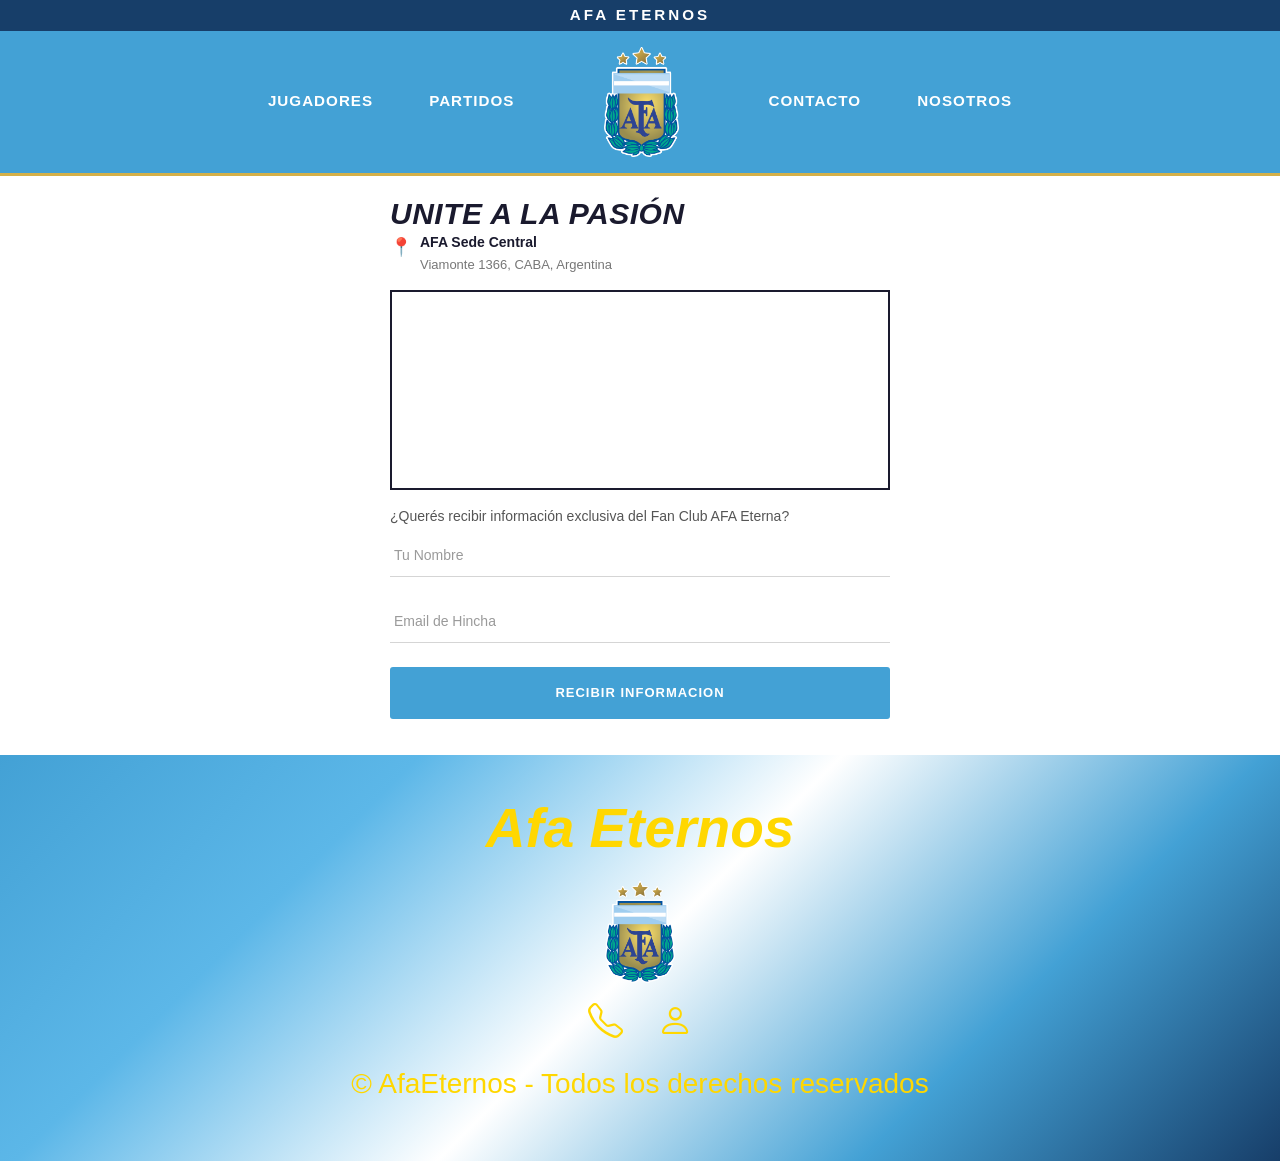
<file: pages/contacto.html>
<html lang="en">
  <head>
    <meta charset="UTF-8" />
    <meta name="viewport" content="width=device-width, initial-scale=1.0" />
    <meta
      name="description"
      content="Sigue el camino de la Selección Argentina en el Mundial 2026. Resultados, estadísticas, próximos partidos, goles de Messi y toda la cobertura del equipo nacional en la Copa del Mundo."
    />
    <meta
      name="keywords"
      content="Argentina Mundial 2026, Selección Argentina, Copa del Mundo 2026, resultados Argentina, partidos Argentina, Lionel Messi, fútbol argentino, calendario Mundial 2026"
    />
    <meta name="author" content="AFA Eternos" />
    <!-- bootstrap -->
    <link
      href="https://cdn.jsdelivr.net/npm/bootstrap@5.3.8/dist/css/bootstrap.min.css"
      rel="stylesheet"
      integrity="sha384-sRIl4kxILFvY47J16cr9ZwB07vP4J8+LH7qKQnuqkuIAvNWLzeN8tE5YBujZqJLB"
      crossorigin="anonymous"
    />
    <link rel="stylesheet" href="https://cdn.jsdelivr.net/npm/bootstrap-icons@1.13.1/font/bootstrap-icons.min.css">
    <link rel="stylesheet" href="/css/contacto.css" />
    <link rel="shortcut icon" href="/assets/img/icons8-circular-argentina-48.png" type="image/x-icon" />
    <title>AFA</title>
  </head>
  <body>
    <header>
      <div class="afa-top-bar text-center py-1">
        <span class="afa-top-title">AFA ETERNOS</span>
      </div>
      <nav class="navbar navbar-expand-lg afa-navbar">
        <div class="container-fluid afa-nav-container">
          <button
            class="navbar-toggler afa-toggler"
            type="button"
            data-bs-toggle="collapse"
            data-bs-target="#navbarSupportedContent"
            aria-controls="navbarSupportedContent"
            aria-expanded="false"
            aria-label="Toggle navigation"
          >
            <span class="navbar-toggler-icon"></span>
          </button>
          <div class="collapse navbar-collapse" id="navbarSupportedContent">
            <ul class="navbar-nav mx-auto mb-2 mb-lg-0 align-items-lg-center afa-nav-list">
              <li class="nav-item">
                <a class="nav-link afa-nav-link" href="/pages/jugadores.html">JUGADORES</a>
              </li>
              <li class="nav-item">
                <a class="nav-link afa-nav-link" href="/pages/partidos.html">PARTIDOS</a>
              </li>
              <li class="nav-item afa-logo-item">
                <a class="nav-link afa-logo-link" href="/index.html">
                  <span class="afa-logo-circle">
                    <span class="afa-logo-text"><img src="/assets/img/Logo2.png" alt=""></span>
                  </span>
                </a>
              </li>
              <li class="nav-item">
                <a class="nav-link afa-nav-link" href="/pages/contacto.html">CONTACTO</a>
              </li>
              <li class="nav-item">
                <a class="nav-link afa-nav-link" href="/pages/nosotros.html">NOSOTROS</a>
              </li>
            </ul>
          </div>
        </div>
      </nav>
    </header>
    <main>
       <div class="form-wrapper">
  <div class="form-container">

    <div class="info">
      <h1 class="titulo">UNITE A LA PASIÓN</h1>

      <div class="ubicacion">
        <span class="icono">&#128205;</span>
        <div>
          <p class="nombre-sede">AFA Sede Central</p>
          <p class="direccion">Viamonte 1366, CABA, Argentina</p>
        </div>
      </div>

     <div class="mapa-wrapper">
  <iframe
    src="https://www.google.com/maps?q=-34.7711881,-58.5251141&output=embed"
    allowfullscreen=""
    loading="lazy"
    referrerpolicy="no-referrer-when-downgrade">
  </iframe>
</div>
    </div>

    <form class="formulario">
      <p class="descripcion">¿Querés recibir información exclusiva del Fan Club AFA Eterna?</p>
      <input type="text" class="campo" placeholder="Tu Nombre" minlength="3" maxlength="30" required>
      <input type="email" class="campo" placeholder="Email de Hincha" minlength="5" maxlength="40" required>
      <button type="submit" class="boton-enviar">Recibir informacion</button>
    </form>

  </div>
</div>
    </main>
    <footer>
      <div class="footer-logo">
            <h2>Afa Eternos</h2>
            <a href="/index.html">
                <img src="/assets/img/Logo2.png" alt="Escudo AFA" class="escudo">
            </a>
            <div class="iconos-footer">
                <a href="/pages/contacto.html">
                    <i class="bi bi-telephone"></i>
                </a>
                <a href="/pages/nosotros.html">
                    <i class="bi bi-person"></i>
                </a>
            </div>
            <p>© AfaEternos - Todos los derechos reservados</p>
        </div>
    </footer>
    <script
      src="https://cdn.jsdelivr.net/npm/bootstrap@5.3.8/dist/js/bootstrap.bundle.min.js"
      integrity="sha384-FKyoEForCGlyvwx9Hj09JcYn3nv7wiPVlz7YYwJrWVcXK/BmnVDxM+D2scQbITxI"
      crossorigin="anonymous"
    ></script>
  </body>
</html>
</file>
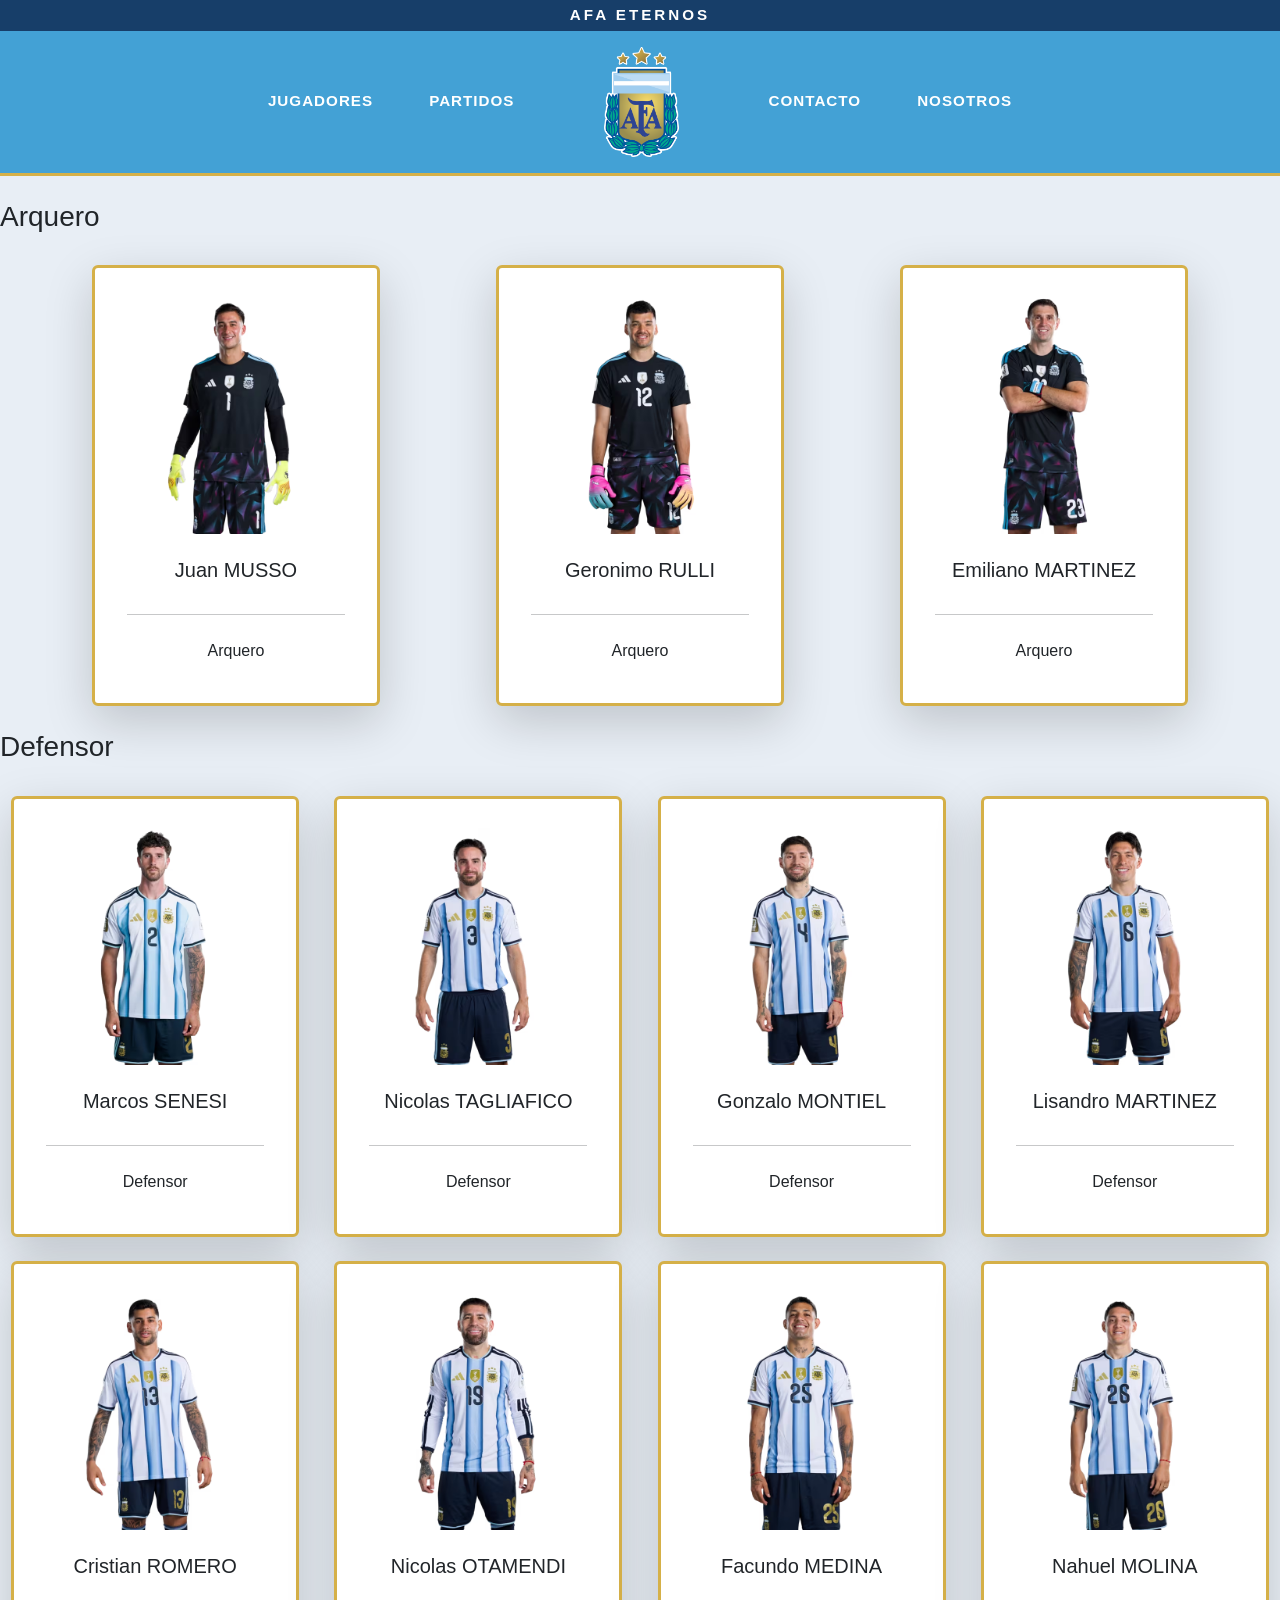
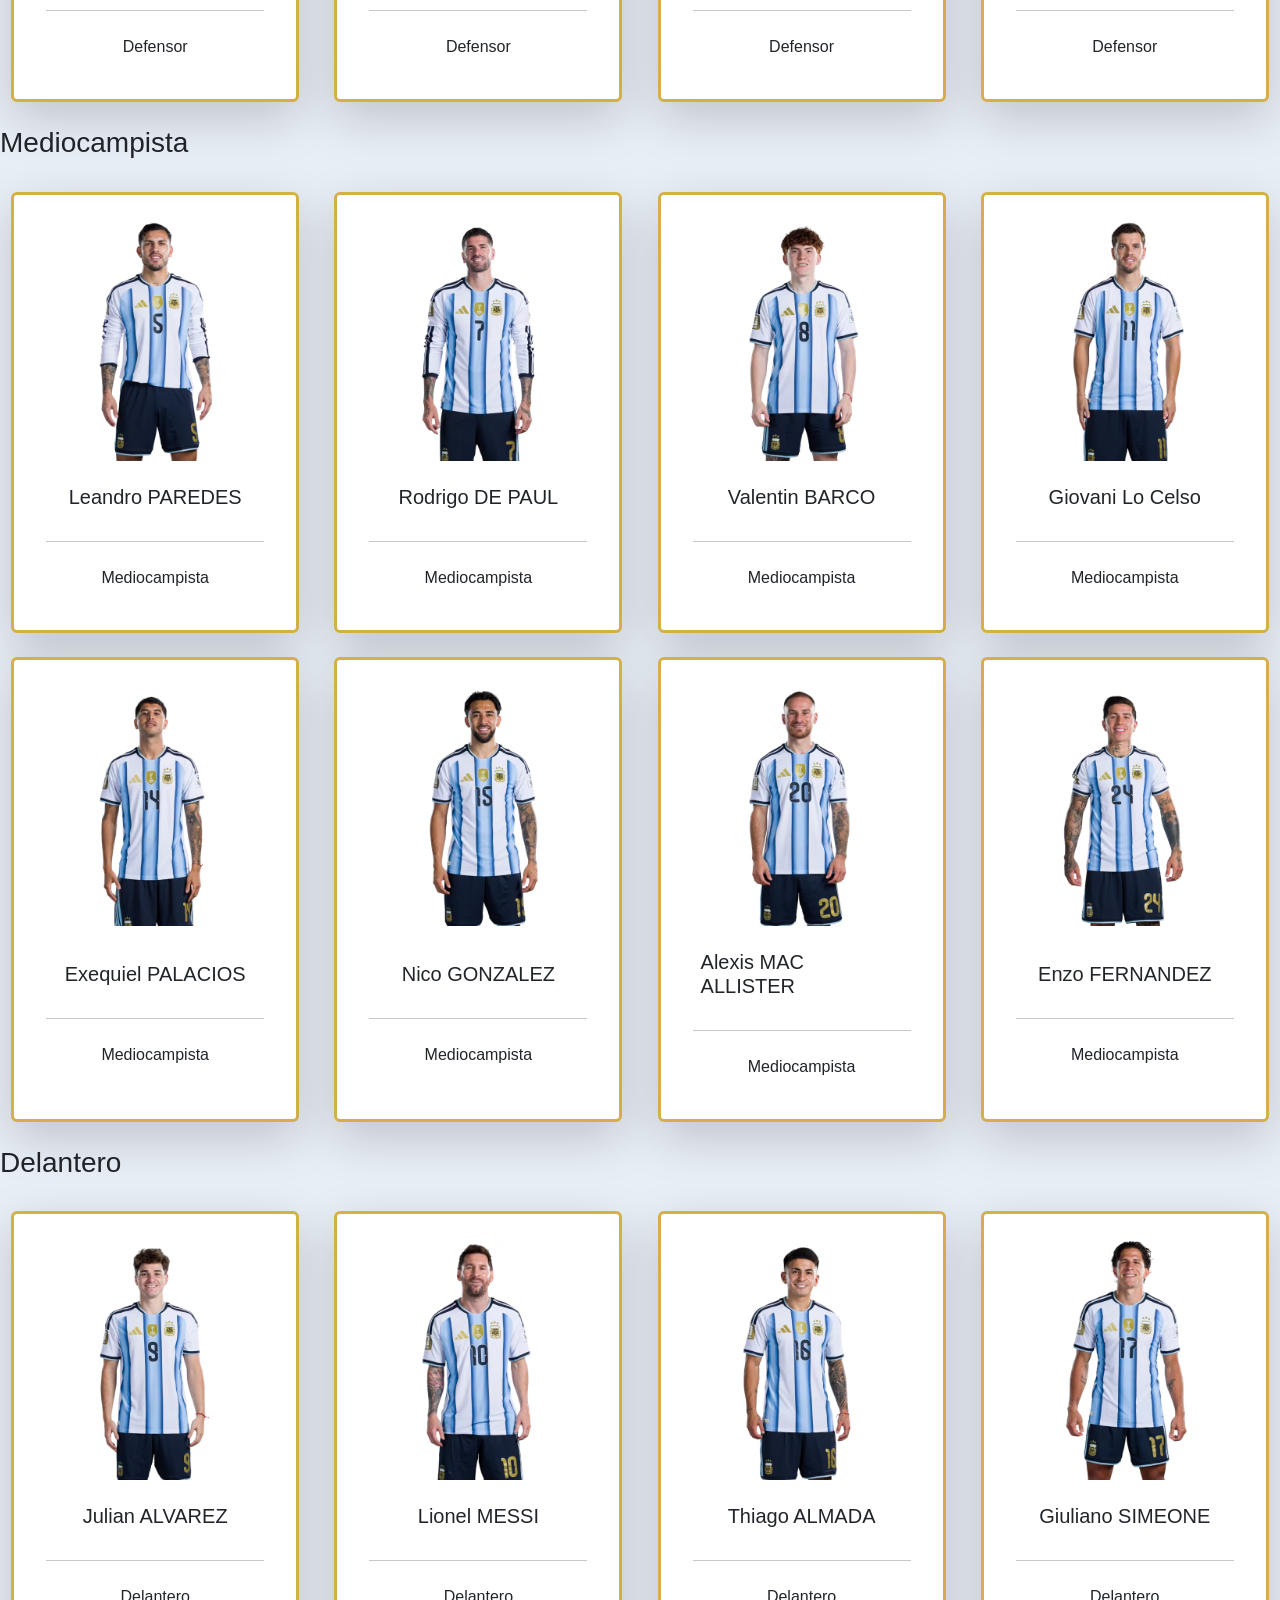
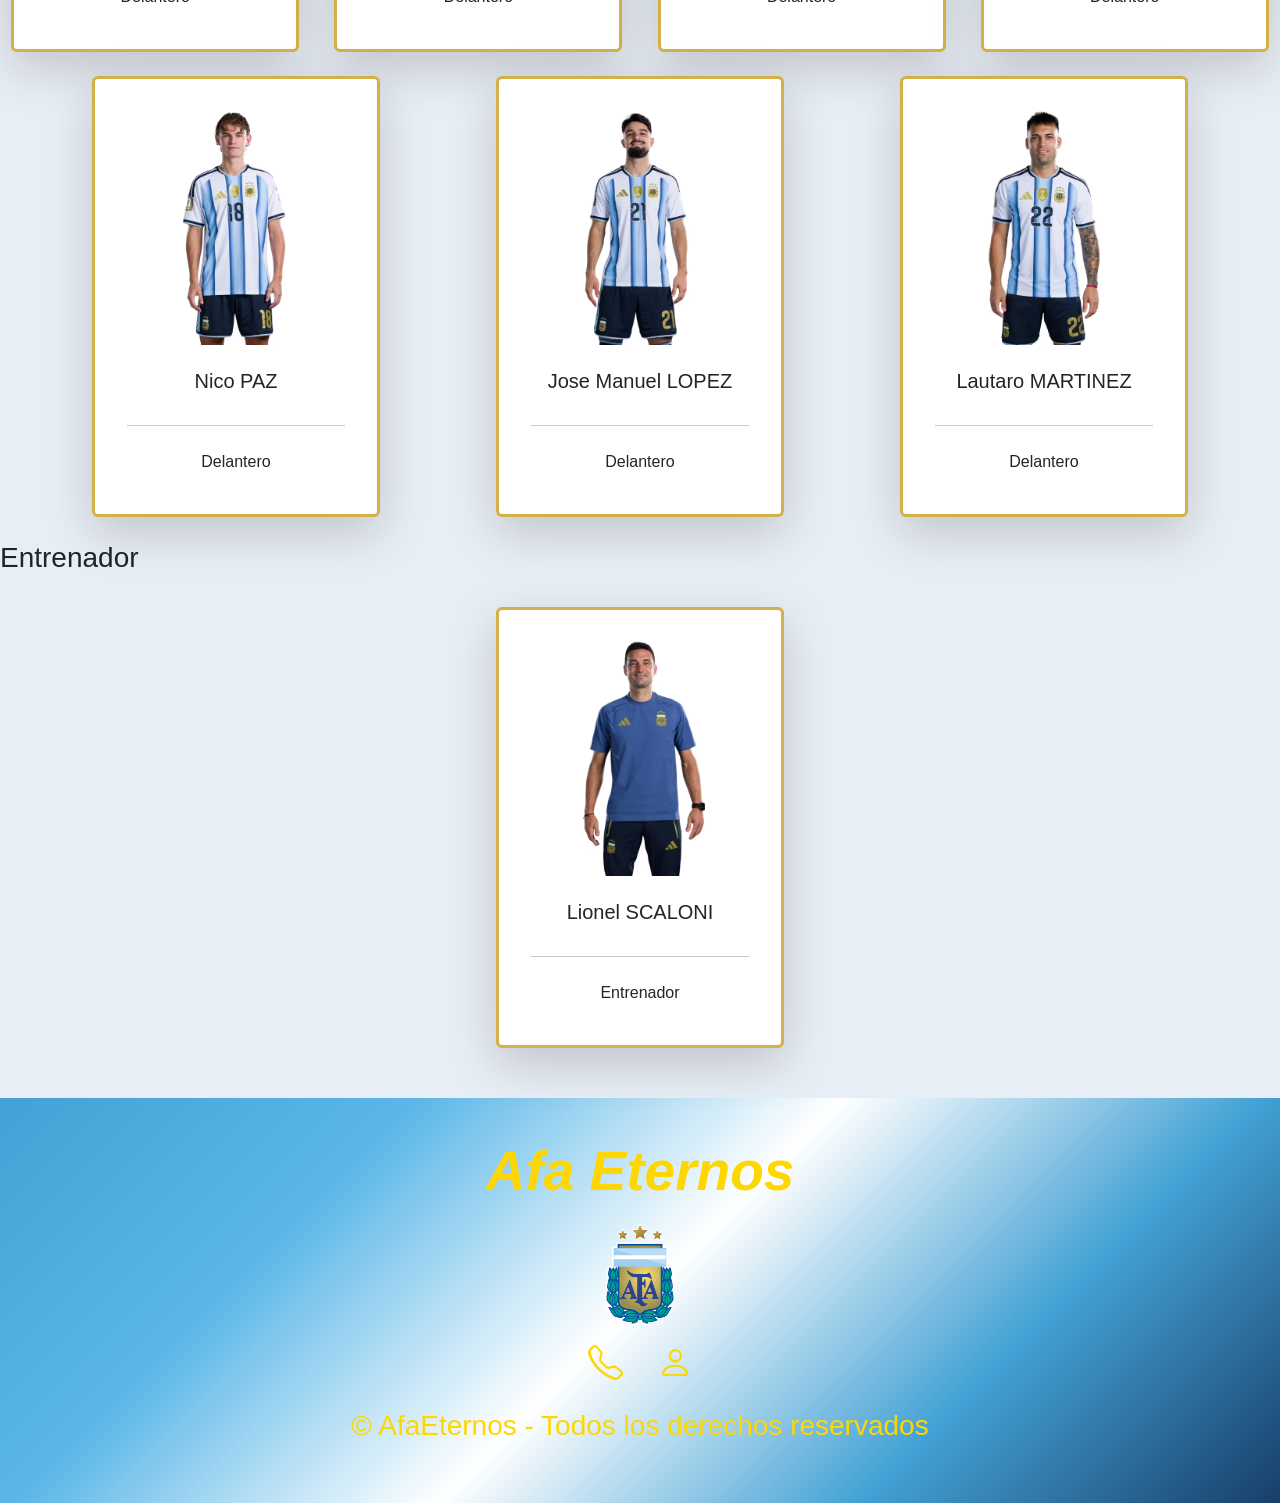
<file: pages/jugadores.html>
<html lang="en">
  <head>
    <meta charset="UTF-8" />
    <meta name="viewport" content="width=device-width, initial-scale=1.0" />
    <meta
      name="description"
      content="Sigue el camino de la Selección Argentina en el Mundial 2026. Resultados, estadísticas, próximos partidos, goles de Messi y toda la cobertura del equipo nacional en la Copa del Mundo."
    />
    <meta
      name="keywords"
      content="Argentina Mundial 2026, Selección Argentina, Copa del Mundo 2026, resultados Argentina, partidos Argentina, Lionel Messi, fútbol argentino, calendario Mundial 2026"
    />
    <meta name="author" content="AFA Eternos" />
    <!-- bootstrap -->
    <link
      href="https://cdn.jsdelivr.net/npm/bootstrap@5.3.8/dist/css/bootstrap.min.css"
      rel="stylesheet"
      integrity="sha384-sRIl4kxILFvY47J16cr9ZwB07vP4J8+LH7qKQnuqkuIAvNWLzeN8tE5YBujZqJLB"
      crossorigin="anonymous"
    />
    <link
      rel="stylesheet"
      href="https://cdn.jsdelivr.net/npm/bootstrap-icons@1.13.1/font/bootstrap-icons.min.css"
    />
    <link rel="stylesheet" href="/css/jugadores.css" />
    <link
      rel="shortcut icon"
      href="/assets/img/icons8-circular-argentina-48.png"
      type="image/x-icon"
    />
    <title>AFA</title>
  </head>
  <body>
    <header>
      <div class="afa-top-bar text-center py-1">
        <span class="afa-top-title">AFA ETERNOS</span>
      </div>
      <nav class="navbar navbar-expand-lg afa-navbar">
        <div class="container-fluid afa-nav-container">
          <button
            class="navbar-toggler afa-toggler"
            type="button"
            data-bs-toggle="collapse"
            data-bs-target="#navbarSupportedContent"
            aria-controls="navbarSupportedContent"
            aria-expanded="false"
            aria-label="Toggle navigation"
          >
            <span class="navbar-toggler-icon"></span>
          </button>
          <div class="collapse navbar-collapse" id="navbarSupportedContent">
            <ul
              class="navbar-nav mx-auto mb-2 mb-lg-0 align-items-lg-center afa-nav-list"
            >
              <li class="nav-item">
                <a class="nav-link afa-nav-link" href="/pages/jugadores.html"
                  >JUGADORES</a
                >
              </li>
              <li class="nav-item">
                <a class="nav-link afa-nav-link" href="/pages/partidos.html"
                  >PARTIDOS</a
                >
              </li>
              <li class="nav-item afa-logo-item">
                <a class="nav-link afa-logo-link" href="/index.html">
                  <span class="afa-logo-circle">
                    <span class="afa-logo-text"
                      ><img src="/assets/img/Logo2.png" alt=""
                    /></span>
                  </span>
                </a>
              </li>
              <li class="nav-item">
                <a class="nav-link afa-nav-link" href="/pages/contacto.html"
                  >CONTACTO</a
                >
              </li>
              <li class="nav-item">
                <a class="nav-link afa-nav-link" href="/pages/nosotros.html"
                  >NOSOTROS</a
                >
              </li>
            </ul>
          </div>
        </div>
      </nav>
    </header>
    <main>
      <section>
        <br>
        <article>
          <h3>Arquero</h3>
          <br>
          <div class="d-flex flex-wrap justify-content-evenly gap-4">
            <div
              class="card shadow-lg p-3 bg-white rounded card-zoom"
              style="width: 18rem"
              p-3
            >
              <img
                src="../assets/img/busto-jugadores/MUSSO-Juan_430624.avif"
                class="card-img-top"
                alt="..."
              />
              <div class="card-body d-flex flex-column justify-content-center">
                <h5 class="card-text mx-auto p-2">Juan MUSSO</h5>
                <hr>
                <p class="card-text mx-auto p-2">
                  Arquero
                </p>
              </div>
            </div>
            <div
              class="card shadow-lg p-3 bg-white rounded card-zoom"
              style="width: 18rem"
              p-3
            >
              <img
                src="../assets/img/busto-jugadores/RULLI-Geronimo_394824.avif"
                class="card-img-top"
                alt="..."
              />
              <div class="card-body d-flex flex-column justify-content-center">
                <h5 class="card-text mx-auto p-2">Geronimo RULLI</h5>
                <hr>
                <p class="card-text mx-auto p-2">
                  Arquero
                </p>
              </div>
            </div>
            <div
              class="card shadow-lg p-3 bg-white rounded card-zoom"
              style="width: 18rem"
              p-3
            >
              <img
                src="../assets/img/busto-jugadores/MARTINEZ_Emiliano_308300.avif"
                class="card-img-top"
                alt="..."
              />
              <div class="card-body d-flex flex-column justify-content-center">
                <h5 class="card-text mx-auto p-2">Emiliano MARTINEZ</h5>
                <hr>
                <p class="card-text mx-auto p-2">
                  Arquero
                </p>
              </div>
            </div>
          </div>
        </article>
        <br>
        <article>
          <h3>Defensor</h3>
          <br>
          <div class="d-flex flex-wrap justify-content-evenly gap-4">
            <div
              class="card shadow-lg p-3 bg-white rounded card-zoom"
              style="width: 18rem"
              p-3
            >
              <img
                src="../assets/img/busto-jugadores/MARCOS-SENESI_402934.avif"
                class="card-img-top"
                alt="..."
              />
              <div class="card-body d-flex flex-column justify-content-center">
                <h5 class="card-text mx-auto p-2">Marcos SENESI</h5>
                <hr>
                <p class="card-text mx-auto p-2">
                  Defensor
                </p>
              </div>
            </div>
            <div
              class="card shadow-lg p-3 bg-white rounded card-zoom"
              style="width: 18rem"
              p-3
            >
              <img
                src="../assets/img/busto-jugadores/TAGLIAFICO-Nicolas_308322.avif"
                class="card-img-top"
                alt="..."
              />
              <div class="card-body d-flex flex-column justify-content-center">
                <h5 class="card-text mx-auto p-2">Nicolas TAGLIAFICO</h5>
                <hr>
                <p class="card-text mx-auto p-2">
                  Defensor
                </p>
              </div>
            </div>
            <div
              class="card shadow-lg p-3 bg-white rounded card-zoom"
              style="width: 18rem"
              p-3
            >
              <img
                src="../assets/img/busto-jugadores/MONTIEL-Gonzalo_402926.avif"
                class="card-img-top"
                alt="..."
              />
              <div class="card-body d-flex flex-column justify-content-center">
                <h5 class="card-text mx-auto p-2">Gonzalo MONTIEL</h5>
                <hr>
                <p class="card-text mx-auto p-2">
                  Defensor
                </p>
              </div>
            </div>
            <div
              class="card shadow-lg p-3 bg-white rounded card-zoom"
              style="width: 18rem"
              p-3
            >
              <img
                src="../assets/img/busto-jugadores/MARTINEZ-Lisandro_402921.avif"
                class="card-img-top"
                alt="..."
              />
              <div class="card-body d-flex flex-column justify-content-center">
                <h5 class="card-text mx-auto p-2">Lisandro MARTINEZ</h5>
                <hr>
                <p class="card-text mx-auto p-2">
                  Defensor
                </p>
              </div>
            </div>
            <div
              class="card shadow-lg p-3 bg-white rounded card-zoom"
              style="width: 18rem"
              p-3
            >
              <img
                src="../assets/img/busto-jugadores/ROMERO-Cristian_431196.avif"
                class="card-img-top"
                alt="..."
              />
              <div class="card-body d-flex flex-column justify-content-center">
                <h5 class="card-text mx-auto p-2"> Cristian ROMERO</h5>
                <hr>
                <p class="card-text mx-auto p-2">
                  Defensor
                </p>
              </div>
            </div>
            <div
              class="card shadow-lg p-3 bg-white rounded card-zoom"
              style="width: 18rem"
              p-3
            >
              <img
                src="../assets/img/busto-jugadores/OTAMENDI-Nicolas_310116.avif"
                class="card-img-top"
                alt="..."
              />
              <div class="card-body d-flex flex-column justify-content-center">
                <h5 class="card-text mx-auto p-2">Nicolas OTAMENDI</h5>
                <hr>
                <p class="card-text mx-auto p-2">
                  Defensor
                </p>
              </div>
            </div>
            <div
              class="card shadow-lg p-3 bg-white rounded card-zoom"
              style="width: 18rem"
              p-3
            >
              <img
                src="../assets/img/busto-jugadores/MEDINA-Facundo_418963.avif"
                class="card-img-top"
                alt="..."
              />
              <div class="card-body d-flex flex-column justify-content-center">
                <h5 class="card-text mx-auto p-2">Facundo MEDINA</h5>
                <hr>
                <p class="card-text mx-auto p-2">
                  Defensor
                </p>
              </div>
            </div>
            <div
              class="card shadow-lg p-3 bg-white rounded card-zoom"
              style="width: 18rem"
              p-3
            >
              <img
                src="../assets/img/busto-jugadores/MOLINA-Nahuel_402925.avif"
                class="card-img-top"
                alt="..."
              />
              <div class="card-body d-flex flex-column justify-content-center">
                <h5 class="card-text mx-auto p-2">Nahuel MOLINA</h5>
                <hr>
                <p class="card-text mx-auto p-2">
                  Defensor
                </p>
              </div>
            </div>
          </div>
        </article>
        <br>
        <article>
          <h3>Mediocampista</h3>
          <br>
          <div class="d-flex flex-wrap justify-content-evenly gap-4">
            <div
              class="card shadow-lg p-3 bg-white rounded card-zoom"
              style="width: 18rem"
              p-3
            >
              <img
                src="../assets/img/busto-jugadores/PAREDES-Leandro_332847.avif"
                class="card-img-top"
                alt="..."
              />
              <div class="card-body d-flex flex-column justify-content-center">
                <h5 class="card-text mx-auto p-2">Leandro PAREDES</h5>
                <hr>
                <p class="card-text mx-auto p-2">
                  Mediocampista
                </p>
              </div>
            </div>
            <div
              class="card shadow-lg p-3 bg-white rounded card-zoom"
              style="width: 18rem"
              p-3
            >
              <img
                src="../assets/img/busto-jugadores/DE-PAUL-Rodrigo_428882.avif"
                class="card-img-top"
                alt="..."
              />
              <div class="card-body d-flex flex-column justify-content-center">
                <h5 class="card-text mx-auto p-2">Rodrigo DE PAUL</h5>
                <hr>
                <p class="card-text mx-auto p-2">
                  Mediocampista
                </p>
              </div>
            </div>
            <div
              class="card shadow-lg p-3 bg-white rounded card-zoom"
              style="width: 18rem"
              p-3
            >
              <img
                src="../assets/img/busto-jugadores/BARCO-Valentin_463661.avif"
                class="card-img-top"
                alt="..."
              />
              <div class="card-body d-flex flex-column justify-content-center">
                <h5 class="card-text mx-auto p-2">Valentin BARCO</h5>
                <hr>
                <p class="card-text mx-auto p-2">
                  Mediocampista
                </p>
              </div>
            </div>
            <div
              class="card shadow-lg p-3 bg-white rounded card-zoom"
              style="width: 18rem"
              p-3
            >
              <img
                src="../assets/img/busto-jugadores/LO-CELSO-Giovani_395414.avif"
                class="card-img-top"
                alt="..."
              />
              <div class="card-body d-flex flex-column justify-content-center">
                <h5 class="card-text mx-auto p-2">Giovani Lo Celso</h5>
                <hr>
                <p class="card-text mx-auto p-2">
                  Mediocampista
                </p>
              </div>
            </div>
            <div
              class="card shadow-lg p-3 bg-white rounded card-zoom"
              style="width: 18rem"
              p-3
            >
              <img
                src="../assets/img/busto-jugadores/PALACIOS-Exequiel_389485.avif"
                class="card-img-top"
                alt="..."
              />
              <div class="card-body d-flex flex-column justify-content-center">
                <h5 class="card-text mx-auto p-2">Exequiel PALACIOS</h5>
                <hr>
                <p class="card-text mx-auto p-2">
                  Mediocampista
                </p>
              </div>
            </div>
            <div
              class="card shadow-lg p-3 bg-white rounded card-zoom"
              style="width: 18rem"
              p-3
            >
              <img
                src="../assets/img/busto-jugadores/GONZALEZ-Nico_430631.avif"
                class="card-img-top"
                alt="..."
              />
              <div class="card-body d-flex flex-column justify-content-center">
                <h5 class="card-text mx-auto p-2">Nico GONZALEZ</h5>
                <hr>
                <p class="card-text mx-auto p-2">
                  Mediocampista
                </p>
              </div>
            </div>
            <div
              class="card shadow-lg p-3 bg-white rounded card-zoom"
              style="width: 18rem"
              p-3
            >
              <img
                src="../assets/img/busto-jugadores/MAC-ALLISTER-Alexis_430628.avif"
                class="card-img-top"
                alt="..."
              />
              <div class="card-body d-flex flex-column justify-content-center">
                <h5 class="card-text mx-auto p-2">Alexis MAC ALLISTER</h5>
                <hr>
                <p class="card-text mx-auto p-2">
                  Mediocampista
                </p>
              </div>
            </div>
            <div
              class="card shadow-lg p-3 bg-white rounded card-zoom"
              style="width: 18rem"
              p-3
            >
              <img
                src="../assets/img/busto-jugadores/FERNANDEZ-Enzo_448252.avif"
                class="card-img-top"
                alt="..."
              />
              <div class="card-body d-flex flex-column justify-content-center">
                <h5 class="card-text mx-auto p-2">Enzo FERNANDEZ</h5>
                <hr>
                <p class="card-text mx-auto p-2">
                  Mediocampista
                </p>
              </div>
            </div>
          </div>
        </article>
        <br>
        <article>
          <h3>Delantero</h3>
          <br>
          <div class="d-flex flex-wrap justify-content-evenly gap-4">
            <div
              class="card shadow-lg p-3 bg-white rounded card-zoom"
              style="width: 18rem"
              p-3
            >
              <img
                src="../assets/img/busto-jugadores/ALVAREZ-Julian_416081.avif"
                class="card-img-top"
                alt="..."
              />
              <div class="card-body d-flex flex-column justify-content-center">
                <h5 class="card-text mx-auto p-2">Julian ALVAREZ</h5>
                <hr>
                <p class="card-text mx-auto p-2">
                  Delantero
                </p>
              </div>
            </div>
            <div
              class="card shadow-lg p-3 bg-white rounded card-zoom"
              style="width: 18rem"
              p-3
            >
              <img
                src="../assets/img/busto-jugadores/MESSI-Lionel_229397.avif"
                class="card-img-top"
                alt="..."
              />
              <div class="card-body d-flex flex-column justify-content-center">
                <h5 class="card-text mx-auto p-2">Lionel MESSI</h5>
                <hr>
                <p class="card-text mx-auto p-2">
                  Delantero
                </p>
              </div>
            </div>
            <div
              class="card shadow-lg p-3 bg-white rounded card-zoom"
              style="width: 18rem"
              p-3
            >
              <img
                src="../assets/img/busto-jugadores/ALMADA-Thiago_418975.avif"
                class="card-img-top"
                alt="..."
              />
              <div class="card-body d-flex flex-column justify-content-center">
                <h5 class="card-text mx-auto p-2">Thiago ALMADA</h5>
                <hr>
                <p class="card-text mx-auto p-2">
                  Delantero
                </p>
              </div>
            </div>
            <div
              class="card shadow-lg p-3 bg-white rounded card-zoom"
              style="width: 18rem"
              p-3
            >
              <img
                src="../assets/img/busto-jugadores/SIMEONE-Giuliano_485595.avif"
                class="card-img-top"
                alt="..."
              />
              <div class="card-body d-flex flex-column justify-content-center">
                <h5 class="card-text mx-auto p-2">Giuliano SIMEONE</h5>
                <hr>
                <p class="card-text mx-auto p-2">
                  Delantero
                </p>
              </div>
            </div>
            <div
              class="card shadow-lg p-3 bg-white rounded card-zoom"
              style="width: 18rem"
              p-3
            >
              <img
                src="../assets/img/busto-jugadores/PAZ-Nico_441422.avif"
                class="card-img-top"
                alt="..."
              />
              <div class="card-body d-flex flex-column justify-content-center">
                <h5 class="card-text mx-auto p-2">Nico PAZ</h5>
                <hr>
                <p class="card-text mx-auto p-2">
                  Delantero
                </p>
              </div>
            </div>
            <div
              class="card shadow-lg p-3 bg-white rounded card-zoom"
              style="width: 18rem"
              p-3
            >
              <img
                src="../assets/img/busto-jugadores/LOPEZ-Jose-Manuel_495054.avif"
                class="card-img-top"
                alt="..."
              />
              <div class="card-body d-flex flex-column justify-content-center">
                <h5 class="card-text mx-auto p-2">Jose Manuel LOPEZ</h5>
                <hr>
                <p class="card-text mx-auto p-2">
                  Delantero
                </p>
              </div>
            </div>
            <div
              class="card shadow-lg p-3 bg-white rounded card-zoom"
              style="width: 18rem"
              p-3
            >
              <img
                src="../assets/img/busto-jugadores/MARTINEZ-Lautaro_402920.avif"
                class="card-img-top"
                alt="..."
              />
              <div class="card-body d-flex flex-column justify-content-center">
                <h5 class="card-text mx-auto p-2">Lautaro MARTINEZ</h5>
                <hr>
                <p class="card-text mx-auto p-2">
                  Delantero
                </p>
              </div>
            </div>
          </div>
        </article>
        <br>
        <article>
          <h3>Entrenador</h3>
          <br>
          <div class="d-flex flex-wrap justify-content-evenly gap-4">
            <div
              class="card shadow-lg p-3 bg-white rounded card-zoom"
              style="width: 18rem"
              p-3
            >
              <img
                src="../assets/img/busto-jugadores/SCALONI-Lionel_183380.avif"
                class="card-img-top"
                alt="..."
              />
              <div class="card-body d-flex flex-column justify-content-center">
                <h5 class="card-text mx-auto p-2">Lionel SCALONI</h5>
                <hr>
                <p class="card-text mx-auto p-2">
                  Entrenador
                </p>
              </div>
            </div>
          </div>
        </article>
      </section>
    </main>
    <footer>
      <div class="footer-logo">
        <h2>Afa Eternos</h2>
        <a href="/index.html">
          <img src="/assets/img/Logo2.png" alt="Escudo AFA" class="escudo" />
        </a>
        <div class="iconos-footer">
          <a href="/pages/contacto.html">
            <i class="bi bi-telephone"></i>
          </a>
          <a href="/pages/nosotros.html">
            <i class="bi bi-person"></i>
          </a>
        </div>
        <p>© AfaEternos - Todos los derechos reservados</p>
      </div>
    </footer>
    <script
      src="https://cdn.jsdelivr.net/npm/bootstrap@5.3.8/dist/js/bootstrap.bundle.min.js"
      integrity="sha384-FKyoEForCGlyvwx9Hj09JcYn3nv7wiPVlz7YYwJrWVcXK/BmnVDxM+D2scQbITxI"
      crossorigin="anonymous"
    ></script>
  </body>
</html>
</file>
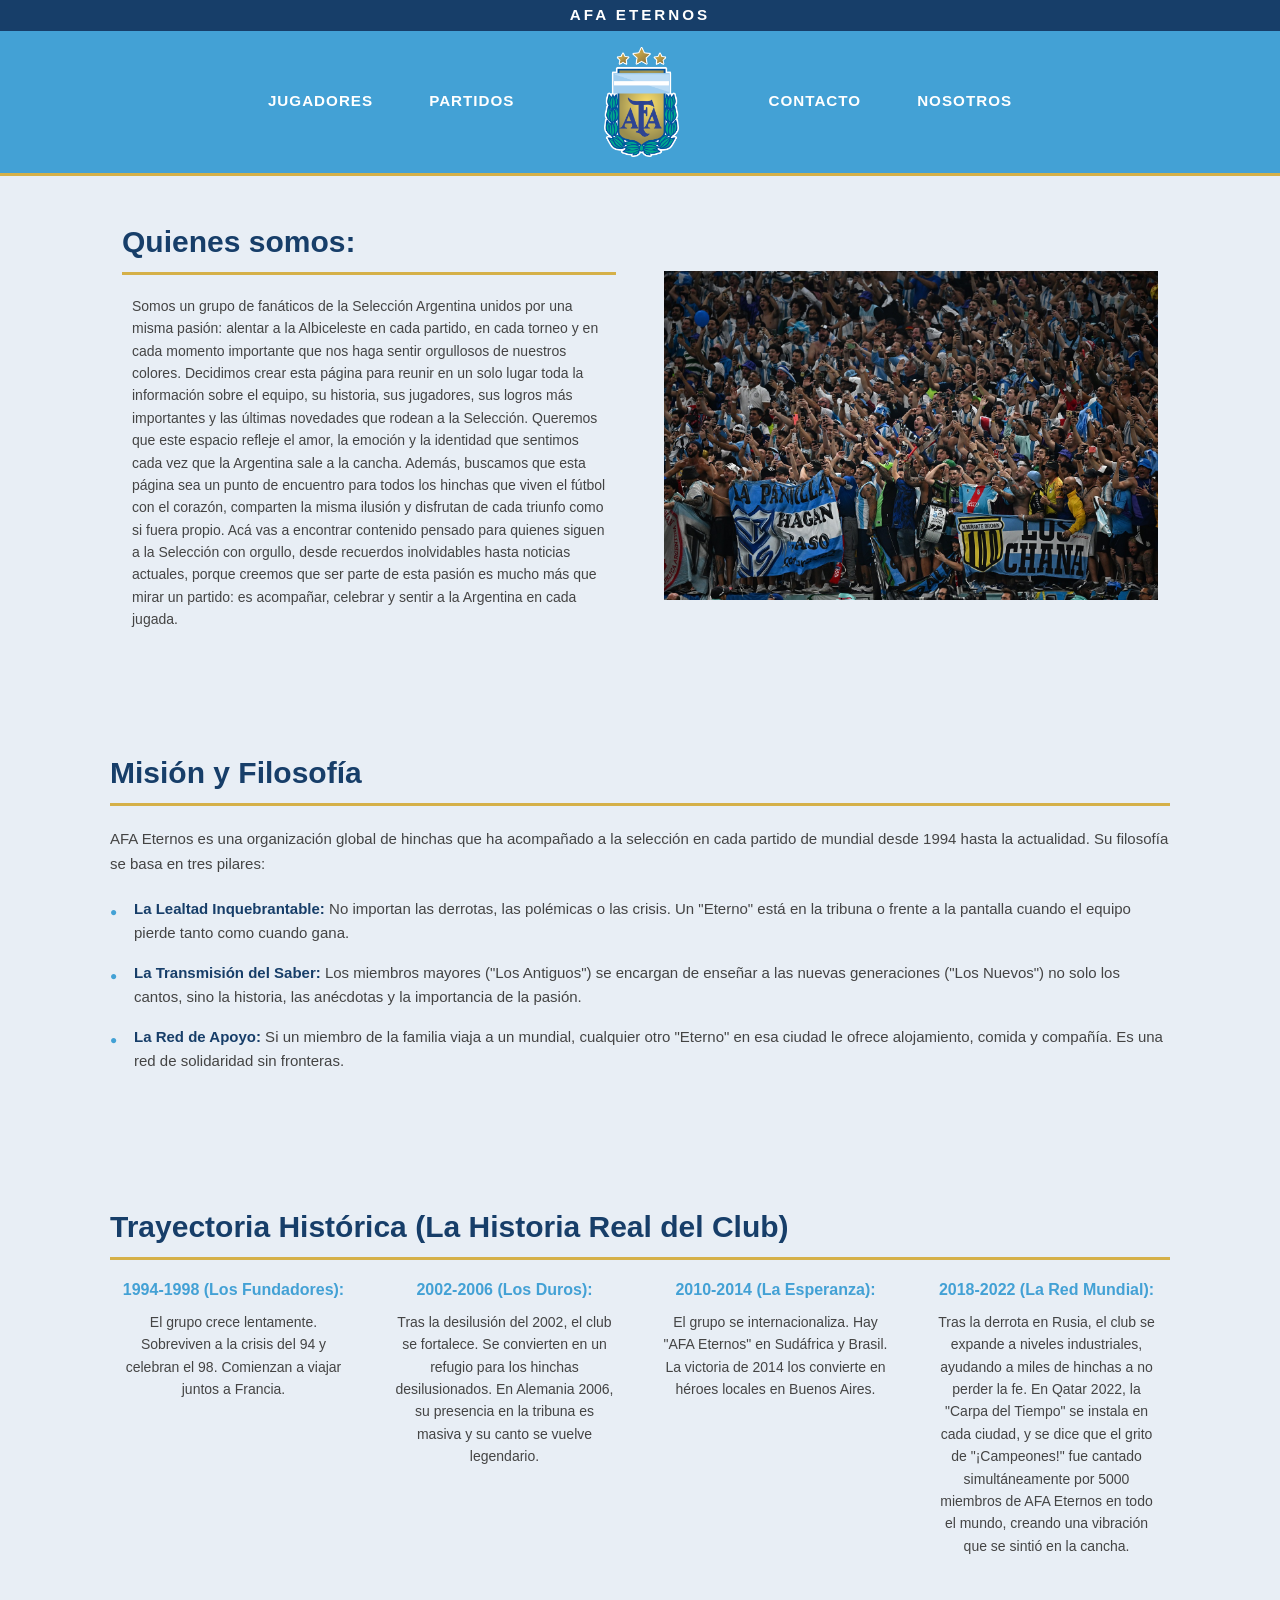
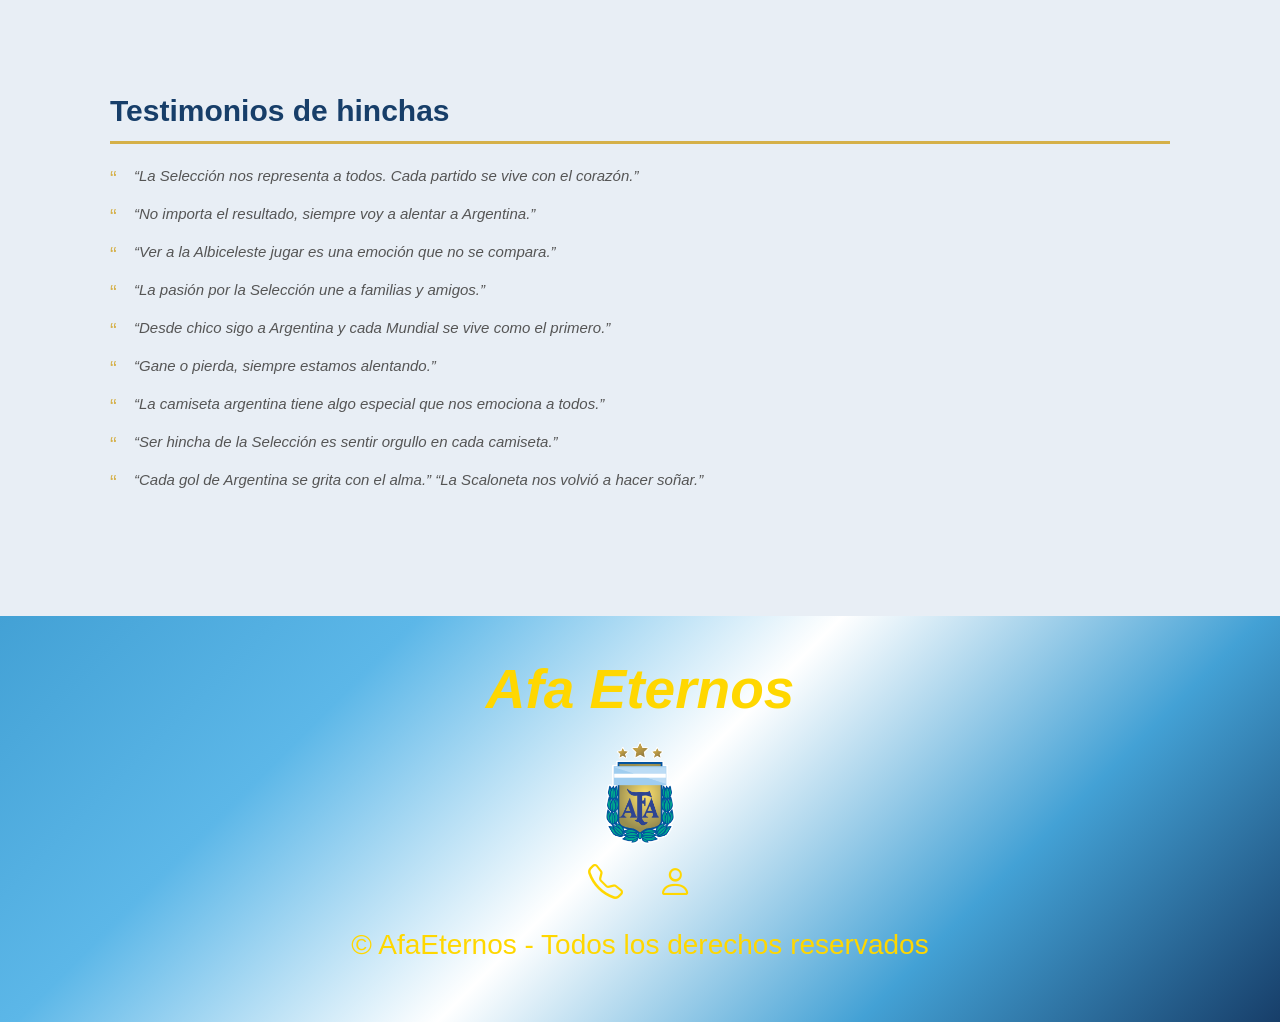
<file: pages/nosotros.html>
<html lang="en">
  <head>
    <meta charset="UTF-8" />
    <meta name="viewport" content="width=device-width, initial-scale=1.0" />
    <meta
      name="description"
      content="Sigue el camino de la Selección Argentina en el Mundial 2026. Resultados, estadísticas, próximos partidos, goles de Messi y toda la cobertura del equipo nacional en la Copa del Mundo."
    />
    <meta
      name="keywords"
      content="Argentina Mundial 2026, Selección Argentina, Copa del Mundo 2026, resultados Argentina, partidos Argentina, Lionel Messi, fútbol argentino, calendario Mundial 2026"
    />
    <meta name="author" content="AFA Eternos" />
    <!-- bootstrap -->
    <link
      href="https://cdn.jsdelivr.net/npm/bootstrap@5.3.8/dist/css/bootstrap.min.css"
      rel="stylesheet"
      integrity="sha384-sRIl4kxILFvY47J16cr9ZwB07vP4J8+LH7qKQnuqkuIAvNWLzeN8tE5YBujZqJLB"
      crossorigin="anonymous"
    />
    <link rel="stylesheet" href="https://cdn.jsdelivr.net/npm/bootstrap-icons@1.13.1/font/bootstrap-icons.min.css">
    <link rel="stylesheet" href="/css/nosotros.css" />
    <link rel="shortcut icon" href="/assets/img/icons8-circular-argentina-48.png" type="image/x-icon" />
    <title>AFA</title>
  </head>
  <body>
    <header>
      <div class="afa-top-bar text-center py-1">
        <span class="afa-top-title">AFA ETERNOS</span>
      </div>
      <nav class="navbar navbar-expand-lg afa-navbar">
        <div class="container-fluid afa-nav-container">
          <button
            class="navbar-toggler afa-toggler"
            type="button"
            data-bs-toggle="collapse"
            data-bs-target="#navbarSupportedContent"
            aria-controls="navbarSupportedContent"
            aria-expanded="false"
            aria-label="Toggle navigation"
          >
            <span class="navbar-toggler-icon"></span>
          </button>
          <div class="collapse navbar-collapse" id="navbarSupportedContent">
            <ul class="navbar-nav mx-auto mb-2 mb-lg-0 align-items-lg-center afa-nav-list">
              <li class="nav-item">
                <a class="nav-link afa-nav-link" href="/pages/jugadores.html">JUGADORES</a>
              </li>
              <li class="nav-item">
                <a class="nav-link afa-nav-link" href="/pages/partidos.html">PARTIDOS</a>
              </li>
              <li class="nav-item afa-logo-item">
                <a class="nav-link afa-logo-link" href="/index.html">
                  <span class="afa-logo-circle">
                    <span class="afa-logo-text"><img src="/assets/img/Logo2.png" alt=""></span>
                  </span>
                </a>
              </li>
              <li class="nav-item">
                <a class="nav-link afa-nav-link" href="/pages/contacto.html">CONTACTO</a>
              </li>
              <li class="nav-item">
                <a class="nav-link afa-nav-link" href="/pages/nosotros.html">NOSOTROS</a>
              </li>
            </ul>
          </div>
        </div>
      </nav>
    </header>
    <main>
     <section>
        <article class="py-5">
          <div class="container">
            <div class="row align-items-center g-5">
              <div class="col-lg-6">
                <h2 class="titulo">Quienes somos:</h2>
                <p class="texto">
                  Somos un grupo de fanáticos de la Selección Argentina unidos
                  por una misma pasión: alentar a la Albiceleste en cada
                  partido, en cada torneo y en cada momento importante que nos
                  haga sentir orgullosos de nuestros colores. Decidimos crear
                  esta página para reunir en un solo lugar toda la información
                  sobre el equipo, su historia, sus jugadores, sus logros más
                  importantes y las últimas novedades que rodean a la Selección.
                  Queremos que este espacio refleje el amor, la emoción y la
                  identidad que sentimos cada vez que la Argentina sale a la
                  cancha. Además, buscamos que esta página sea un punto de
                  encuentro para todos los hinchas que viven el fútbol con el
                  corazón, comparten la misma ilusión y disfrutan de cada
                  triunfo como si fuera propio. Acá vas a encontrar contenido
                  pensado para quienes siguen a la Selección con orgullo, desde
                  recuerdos inolvidables hasta noticias actuales, porque creemos
                  que ser parte de esta pasión es mucho más que mirar un
                  partido: es acompañar, celebrar y sentir a la Argentina en
                  cada jugada.
                </p>
              </div>
              <img
                src="/assets/img/hinchada.png"
                class="img-fluid col-lg-6"
                alt=""
              />
            </div>
          </div>
        </article>
        <article class="titu">
          <h2 class="titulo">Misión y Filosofía</h2>
          <p class="texto">
            AFA Eternos es una organización global de hinchas que ha acompañado
            a la selección en cada partido de mundial desde 1994 hasta la
            actualidad. Su filosofía se basa en tres pilares:
          </p>
          <ul>
            <li>
              <strong>La Lealtad Inquebrantable:</strong> No importan las
              derrotas, las polémicas o las crisis. Un "Eterno" está en la
              tribuna o frente a la pantalla cuando el equipo pierde tanto como
              cuando gana.
            </li>
            <li>
              <strong>La Transmisión del Saber:</strong>
              Los miembros mayores ("Los Antiguos") se encargan de enseñar a las
              nuevas generaciones ("Los Nuevos") no solo los cantos, sino la
              historia, las anécdotas y la importancia de la pasión.
            </li>
            <li>
              <strong>La Red de Apoyo:</strong>
              Si un miembro de la familia viaja a un mundial, cualquier otro
              "Eterno" en esa ciudad le ofrece alojamiento, comida y compañía.
              Es una red de solidaridad sin fronteras.
            </li>
          </ul>
        </article>
        <article>
          <h2 class="titulo">
            Trayectoria Histórica (La Historia Real del Club)
          </h2>
          <div class="row text-center">
            <div class="col-6 col-md-3">
              <h6>1994-1998 (Los Fundadores):</h6>
              <p>
                El grupo crece lentamente. Sobreviven a la crisis del 94 y
                celebran el 98. Comienzan a viajar juntos a Francia.
              </p>
            </div>
            <div class="col-6 col-md-3">
              <h6>2002-2006 (Los Duros):</h6>
              <p>
                Tras la desilusión del 2002, el club se fortalece. Se convierten
                en un refugio para los hinchas desilusionados. En Alemania 2006,
                su presencia en la tribuna es masiva y su canto se vuelve
                legendario.
              </p>
            </div>
            <div class="col-6 col-md-3">
              <h6>2010-2014 (La Esperanza):</h6>
              <p>
                El grupo se internacionaliza. Hay "AFA Eternos" en Sudáfrica y
                Brasil. La victoria de 2014 los convierte en héroes locales en
                Buenos Aires.
              </p>
            </div>
            <div class="col-6 col-md-3">
              <h6>2018-2022 (La Red Mundial):</h6>
              <p>
                Tras la derrota en Rusia, el club se expande a niveles
                industriales, ayudando a miles de hinchas a no perder la fe. En
                Qatar 2022, la "Carpa del Tiempo" se instala en cada ciudad, y
                se dice que el grito de "¡Campeones!" fue cantado
                simultáneamente por 5000 miembros de AFA Eternos en todo el
                mundo, creando una vibración que se sintió en la cancha.
              </p>
            </div>
          </div>
        </article>
        <article>
          <h2 class="titulo">Testimonios de hinchas</h2>
          <ul>
            <li>
              “La Selección nos representa a todos. Cada partido se vive con el
              corazón.”
            </li>
            <li>
              “No importa el resultado, siempre voy a alentar a Argentina.”
            </li>
            <li>
              “Ver a la Albiceleste jugar es una emoción que no se compara.”
            </li>
            <li>“La pasión por la Selección une a familias y amigos.”</li>
            <li>
              “Desde chico sigo a Argentina y cada Mundial se vive como el
              primero.”
            </li>
            <li>“Gane o pierda, siempre estamos alentando.”</li>
            <li>
              “La camiseta argentina tiene algo especial que nos emociona a
              todos.”
            </li>
            <li>
              “Ser hincha de la Selección es sentir orgullo en cada camiseta.”
            </li>
            <li>
              “Cada gol de Argentina se grita con el alma.” “La Scaloneta nos
              volvió a hacer soñar.”
            </li>
          </ul>
        </article>
      </section>
    </main>
    <footer>
      <div class="footer-logo">
            <h2>Afa Eternos</h2>
            <a href="/index.html">
                <img src="/assets/img/Logo2.png" alt="Escudo AFA" class="escudo">
            </a>
            <div class="iconos-footer">
                <a href="/pages/contacto.html">
                    <i class="bi bi-telephone"></i>
                </a>
                <a href="/pages/nosotros.html">
                    <i class="bi bi-person"></i>
                </a>
            </div>
            <p>© AfaEternos - Todos los derechos reservados</p>
        </div>
    </footer>
    <script
      src="https://cdn.jsdelivr.net/npm/bootstrap@5.3.8/dist/js/bootstrap.bundle.min.js"
      integrity="sha384-FKyoEForCGlyvwx9Hj09JcYn3nv7wiPVlz7YYwJrWVcXK/BmnVDxM+D2scQbITxI"
      crossorigin="anonymous"
    ></script>
  </body>
</html>
</file>
<file: css/contacto.css>
:root {
  --celeste-principal: #43A1D5;
  --blanco: #FFFFFF;
  --azul-oscuro: #173E69;
  --dorado: #D5B048;
  --fondo-oscuro: #0F172A;
  --gris-claro: #E8EEF5;
}

body {
  margin: 0;
  background-color: var(--gris-claro);
  font-family: "Segoe UI", Arial, sans-serif;
}

.afa-top-bar {
  background-color: var(--azul-oscuro);
  color: var(--blanco);
}

.afa-top-title {
  font-weight: 700;
  letter-spacing: 3px;
  font-size: 0.95rem;
}

.afa-navbar {
  background-color: var(--celeste-principal);
  padding: 1rem 0;
  border-bottom: 3px solid var(--dorado);
}

.afa-nav-list {
  gap: 2.5rem;
}

.afa-nav-link {
  color: var(--blanco);
  font-weight: 600;
  letter-spacing: 1px;
  font-size: 0.95rem;
  transition: color 0.2s ease;
}

.afa-nav-link:hover {
  color: var(--dorado);
}

.afa-logo-item {
  margin: 0 1rem;
}

.afa-logo-link {
  padding: 0;
}

.afa-logo-circle {
  display: flex;
  align-items: center;
  justify-content: center;
  width: 110px;
  height: 110px;
  flex-shrink: 0;
}

.afa-logo-text {
  display: flex;
  align-items: center;
  justify-content: center;
  width: 100%;
  height: 100%;
}

.afa-logo-text img {
  width: 100%;
  height: 100%;
  object-fit: contain;
}

.afa-nav-container {
  display: flex;
  align-items: center;
  justify-content: center;
  position: relative;
}

.afa-toggler {
  background-color: var(--blanco);
  border: 2px solid var(--dorado);
  flex-shrink: 0;
}

.afa-navbar .navbar-collapse.show,
.afa-navbar .navbar-collapse.collapsing {
  background-color: var(--celeste-principal);
  padding-top: 1rem;
}

@media (max-width: 991.98px) {
  .afa-nav-container {
    justify-content: space-between;
  }
}

@media (max-width: 991.98px) {
  .afa-navbar {
    padding: 0.75rem 0;
  }

  .afa-nav-list {
    text-align: center;
    gap: 0.5rem;
  }

  .afa-nav-item,
  .afa-nav-link {
    width: 100%;
  }

  .afa-logo-item {
    order: -1;
    margin: 0 auto 0.5rem auto;
  }

  .afa-logo-circle {
    width: 90px;
    height: 90px;
  }
}

@media (max-width: 575.98px) {
  .afa-top-title {
    font-size: 0.75rem;
    letter-spacing: 2px;
  }

  .afa-nav-link {
    font-size: 0.85rem;
  }

  .afa-logo-circle {
    width: 70px;
    height: 70px;
  }
}

@media (max-width: 400px) {
  .afa-top-title {
    font-size: 0.65rem;
    letter-spacing: 1px;
  }

  .afa-logo-circle {
    width: 60px;
    height: 60px;
  }
}

footer {
  background: linear-gradient(135deg,
      #43A1D5 0%,
      #5CB7E8 25%,
      #FFFFFF 50%,
      #43A1D5 75%,
      #173E69 100%);

  padding: 40px 20px;
  text-align: center;
  margin-top: 0;
}

.footer-logo h2 {
  color: #FFD700;
  font-size: 55px;
  font-weight: bold;
  font-style: italic;
  margin-bottom: 20px;
}

.escudo {
  width: 70px;
  height: auto;
  display: block;
  margin: 0 auto 20px;
}

.iconos-footer {
  display: flex;
  justify-content: center;
  align-items: center;
  gap: 35px;
  margin-bottom: 25px;
}

.iconos-footer a {
  color: #FFD700;
  font-size: 35px;
  text-decoration: none;
  transition: .3s;
}

.iconos-footer a:hover {
  color: white;
  transform: scale(1.2);
}

.footer-logo p {
  color: #FFD700;
  font-size: 28px;
}

.form-wrapper {
  display: flex;
  justify-content: center;
  align-items: center;
  padding: 20px;
  box-sizing: border-box;
  background-color: #ffffff;
}

.form-container {
  max-width: 500px;
  width: 100%;
  background: transparent;
  box-shadow: none;
  display: flex;
  flex-direction: column;
  gap: 16px;
}

.titulo {
  font-style: italic;
  font-weight: 800;
  font-size: 30px;
  letter-spacing: 0.5px;
  margin: 0;
  color: #1a1a2e;
}

.descripcion {
  font-size: 14px;
  color: #555555;
  margin: 0 0 8px;
  line-height: 1.5;
}

.ubicacion {
  display: flex;
  align-items: flex-start;
  gap: 8px;
}

.ubicacion .icono {
  color: #0c7cd5;
  font-size: 18px;
  margin-top: 2px;
}

.ubicacion .nombre-sede {
  font-size: 14px;
  font-weight: 700;
  margin: 0;
  color: #1a1a2e;
}

.ubicacion .direccion {
  font-size: 13px;
  color: #777777;
  margin: 2px 0 0;
}

.mapa-wrapper {
  width: 100%;
  height: 250px;
  border: 2px solid #1a1a2e;
  box-sizing: border-box;
  overflow: hidden;
}

.formulario {
  display: flex;
  flex-direction: column;
}

.campo {
  width: 100%;
  padding: 10px 4px;
  margin-bottom: 24px;
  border: none;
  border-bottom: 1px solid #d5d5d5;
  font-size: 14px;
  background: transparent;
  box-sizing: border-box;
  outline: none;
  color: #333333;
}

.campo::placeholder {
  color: #9a9a9a;
}

.campo:focus {
  border-bottom: 1px solid #0c4a6e;
}

.boton-enviar {
  width: 100%;
  background-color: #43A1D5;
  color: #ffffff;
  border: none;
  padding: 16px;
  border-radius: 3px;
  font-size: 13px;
  font-weight: 700;
  letter-spacing: 1px;
  text-transform: uppercase;
  cursor: pointer;
}

.boton-enviar:hover {
  background-color: #43A1D5;
}

.mapa-wrapper {
  width: 100%;
  height: 200px;
  margin-top: 16px;
  border: 2px solid #1a1a2e;
  box-sizing: border-box;
  overflow: hidden;
}

.mapa-wrapper iframe {
  width: 100%;
  height: 100%;
  border: 0;
  display: block;
}
</file>
<file: css/jugadores.css>
:root {
  --celeste-principal: #43a1d5;
  --blanco: #ffffff;
  --azul-oscuro: #173e69;
  --dorado: #d5b048;
  --fondo-oscuro: #0f172a;
  --gris-claro: #e8eef5;
}

body {
  margin: 0;
  background-color: var(--gris-claro);
  font-family: "Segoe UI", Arial, sans-serif;
}

.afa-top-bar {
  background-color: var(--azul-oscuro);
  color: var(--blanco);
}

.afa-top-title {
  font-weight: 700;
  letter-spacing: 3px;
  font-size: 0.95rem;
}

.afa-navbar {
  background-color: var(--celeste-principal);
  padding: 1rem 0;
  border-bottom: 3px solid var(--dorado);
}

.afa-nav-list {
  gap: 2.5rem;
}

.afa-nav-link {
  color: var(--blanco);
  font-weight: 600;
  letter-spacing: 1px;
  font-size: 0.95rem;
  transition: color 0.2s ease;
}

.afa-nav-link:hover {
  color: var(--dorado);
}

.afa-logo-item {
  margin: 0 1rem;
}

.afa-logo-link {
  padding: 0;
}

.afa-logo-circle {
  display: flex;
  align-items: center;
  justify-content: center;
  width: 110px;
  height: 110px;
  flex-shrink: 0;
}

.afa-logo-text {
  display: flex;
  align-items: center;
  justify-content: center;
  width: 100%;
  height: 100%;
}

.afa-logo-text img {
  width: 100%;
  height: 100%;
  object-fit: contain;
}

.afa-nav-container {
  display: flex;
  align-items: center;
  justify-content: center;
  position: relative;
}

.afa-toggler {
  background-color: var(--blanco);
  border: 2px solid var(--dorado);
  flex-shrink: 0;
}

.afa-navbar .navbar-collapse.show,
.afa-navbar .navbar-collapse.collapsing {
  background-color: var(--celeste-principal);
  padding-top: 1rem;
}

@media (max-width: 991.98px) {
  .afa-nav-container {
    justify-content: space-between;
  }
}

@media (max-width: 991.98px) {
  .afa-navbar {
    padding: 0.75rem 0;
  }

  .afa-nav-list {
    text-align: center;
    gap: 0.5rem;
  }

  .afa-nav-item,
  .afa-nav-link {
    width: 100%;
  }

  .afa-logo-item {
    order: -1;
    margin: 0 auto 0.5rem auto;
  }

  .afa-logo-circle {
    width: 90px;
    height: 90px;
  }
}

@media (max-width: 575.98px) {
  .afa-top-title {
    font-size: 0.75rem;
    letter-spacing: 2px;
  }

  .afa-nav-link {
    font-size: 0.85rem;
  }

  .afa-logo-circle {
    width: 70px;
    height: 70px;
  }
}

@media (max-width: 400px) {
  .afa-top-title {
    font-size: 0.65rem;
    letter-spacing: 1px;
  }

  .afa-logo-circle {
    width: 60px;
    height: 60px;
  }
}

.card-zoom {
  transition-property: all;
  transition-duration: 0.5s;
  border: 3px solid var(--dorado)
}

.card-zoom:hover {
  transform: scale(1.2);
  z-index: 1000;
}

footer {
  background: linear-gradient(
    135deg,
    #43a1d5 0%,
    #5cb7e8 25%,
    #ffffff 50%,
    #43a1d5 75%,
    #173e69 100%
  );

  padding: 40px 20px;
  text-align: center;
  margin-top: 50px;
}

.footer-logo h2 {
  color: #ffd700;
  font-size: 55px;
  font-weight: bold;
  font-style: italic;
  margin-bottom: 20px;
}

.escudo {
  width: 70px;
  height: auto;
  display: block;
  margin: 0 auto 20px;
}

.iconos-footer {
  display: flex;
  justify-content: center;
  align-items: center;
  gap: 35px;
  margin-bottom: 25px;
}

.iconos-footer a {
  color: #ffd700;
  font-size: 35px;
  text-decoration: none;
  transition: 0.3s;
}

.iconos-footer a:hover {
  color: white;
  transform: scale(1.2);
}

.footer-logo p {
  color: #ffd700;
  font-size: 28px;
}
</file>
<file: css/nosotros.css>
:root {
  --celeste-principal: #43A1D5;
  --blanco: #FFFFFF;
  --azul-oscuro: #173E69;
  --dorado: #D5B048;
  --fondo-oscuro: #0F172A;
  --gris-claro: #E8EEF5;
}

body {
  margin: 0;
  background-color: var(--gris-claro);
  font-family: "Segoe UI", Arial, sans-serif;
}

.afa-top-bar {
  background-color: var(--azul-oscuro);
  color: var(--blanco);
}

.afa-top-title {
  font-weight: 700;
  letter-spacing: 3px;
  font-size: 0.95rem;
}

.afa-navbar {
  background-color: var(--celeste-principal);
  padding: 1rem 0;
  border-bottom: 3px solid var(--dorado);
}

.afa-nav-list {
  gap: 2.5rem;
}

.afa-nav-link {
  color: var(--blanco);
  font-weight: 600;
  letter-spacing: 1px;
  font-size: 0.95rem;
  transition: color 0.2s ease;
}

.afa-nav-link:hover {
  color: var(--dorado);
}

.afa-logo-item {
  margin: 0 1rem;
}

.afa-logo-link {
  padding: 0;
}

.afa-logo-circle {
  display: flex;
  align-items: center;
  justify-content: center;
  width: 110px;
  height: 110px;
  flex-shrink: 0;
}

.afa-logo-text {
  display: flex;
  align-items: center;
  justify-content: center;
  width: 100%;
  height: 100%;
}

.afa-logo-text img {
  width: 100%;
  height: 100%;
  object-fit: contain;
}

.afa-nav-container {
  display: flex;
  align-items: center;
  justify-content: center;
  position: relative;
}

.afa-toggler {
  background-color: var(--blanco);
  border: 2px solid var(--dorado);
  flex-shrink: 0;
}

.afa-navbar .navbar-collapse.show,
.afa-navbar .navbar-collapse.collapsing {
  background-color: var(--celeste-principal);
  padding-top: 1rem;
}

@media (max-width: 991.98px) {
  .afa-nav-container {
    justify-content: space-between;
  }
}

@media (max-width: 991.98px) {
  .afa-navbar {
    padding: 0.75rem 0;
  }

  .afa-nav-list {
    text-align: center;
    gap: 0.5rem;
  }

  .afa-nav-item,
  .afa-nav-link {
    width: 100%;
  }

  .afa-logo-item {
    order: -1;
    margin: 0 auto 0.5rem auto;
  }

  .afa-logo-circle {
    width: 90px;
    height: 90px;
  }
}

@media (max-width: 575.98px) {
  .afa-top-title {
    font-size: 0.75rem;
    letter-spacing: 2px;
  }

  .afa-nav-link {
    font-size: 0.85rem;
  }

  .afa-logo-circle {
    width: 70px;
    height: 70px;
  }
}

@media (max-width: 400px) {
  .afa-top-title {
    font-size: 0.65rem;
    letter-spacing: 1px;
  }

  .afa-logo-circle {
    width: 60px;
    height: 60px;
  }
}

footer {
  background: linear-gradient(135deg,
      #43A1D5 0%,
      #5CB7E8 25%,
      #FFFFFF 50%,
      #43A1D5 75%,
      #173E69 100%);

  padding: 40px 20px;
  text-align: center;
  margin-top: 50px;
}

.footer-logo h2 {
  color: #FFD700;
  font-size: 55px;
  font-weight: bold;
  font-style: italic;
  margin-bottom: 20px;
}

.escudo {
  width: 70px;
  height: auto;
  display: block;
  margin: 0 auto 20px;
}

.iconos-footer {
  display: flex;
  justify-content: center;
  align-items: center;
  gap: 35px;
  margin-bottom: 25px;
}

.iconos-footer a {
  color: #FFD700;
  font-size: 35px;
  text-decoration: none;
  transition: .3s;
}

.iconos-footer a:hover {
  color: white;
  transform: scale(1.2);
}

.footer-logo p {
  color: #FFD700;
  font-size: 28px;
}

main article {
  padding: 60px 20px;
  max-width: 1100px;
  margin: 0 auto;
}

main .titulo {
  font-size: 30px;
  font-weight: 800;
  color: #173E69;
  margin: 0 0 20px;
  padding-bottom: 12px;
  border-bottom: 3px solid #D5B048;
}

main .texto {
  font-size: 15px;
  line-height: 1.7;
  color: #444444;
  margin: 0 0 16px;
}

article.py-5 img {
  border-radius: 10px;
}

article.titu ul {
  list-style: none;
  padding: 0;
  margin: 20px 0 0;
}

article.titu ul li {
  position: relative;
  padding-left: 24px;
  margin-bottom: 16px;
  font-size: 15px;
  line-height: 1.6;
  color: #444444;
}

article.titu ul li::before {
  content: "●";
  position: absolute;
  left: 0;
  top: 6px;
  color: #43A1D5;
  font-size: 12px;
}

article.titu ul li strong {
  color: #173E69;
}

main article .row h6 {
  font-size: 16px;
  font-weight: 700;
  color: #43A1D5;
  margin-bottom: 12px;
}

main article .row p {
  font-size: 14px;
  line-height: 1.6;
  color: #444444;
  padding: 0 10px;
}

main article:last-of-type ul {
  list-style: none;
  padding: 0;
  margin: 20px 0 0;
}

main article:last-of-type ul li {
  position: relative;
  padding-left: 24px;
  margin-bottom: 14px;
  font-size: 15px;
  font-style: italic;
  line-height: 1.6;
  color: #555555;
}

main article:last-of-type ul li::before {
  content: "\201C";
  position: absolute;
  left: 0;
  top: -2px;
  color: #D5B048;
  font-size: 20px;
  font-style: normal;
}

@media (max-width: 700px) {
  main .titulo {
    font-size: 24px;
  }
}
</file>
